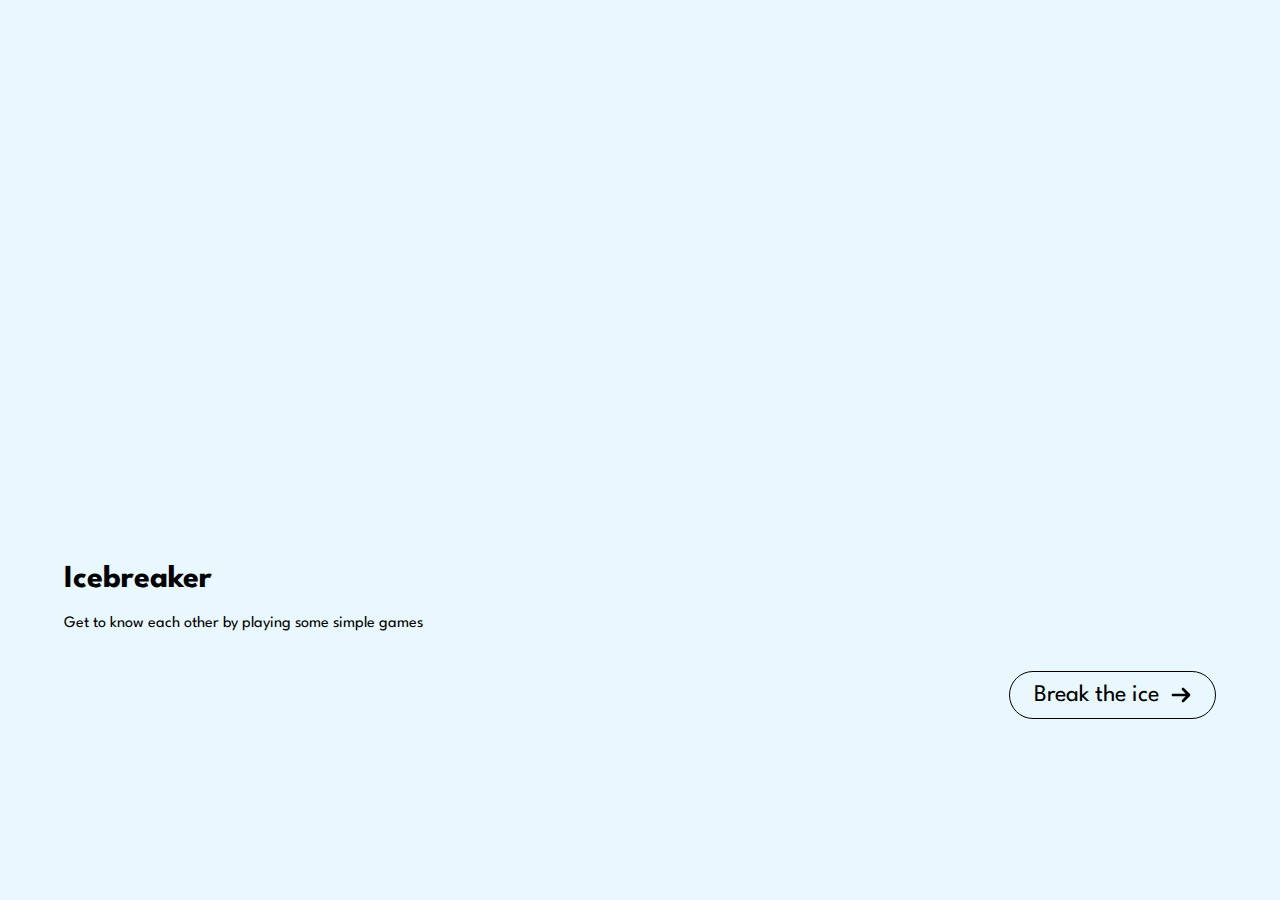
<file: index.html>
<!-- this is gonna be the landing page which is often called index.html just a basic name its given -->


<!DOCTYPE html>
<html lang="en">
<head>
  <meta charset="UTF-8">
  <meta name="viewport" content="width=device-width, initial-scale=1.0">
  <meta http-equiv="X-UA-Compatible" content="ie=edge">
  <link rel="stylesheet" href="styles/styles.css">
  <link rel="stylesheet" href="styles/homescreen.css">
  <link rel="shortcut icon" type="image/png" href="images/Icecubeplaceholder.png"/>
  <link rel="stylesheet" href="styles/model.css">
  <link rel="preconnect" href="https://fonts.googleapis.com">
  <link rel="preconnect" href="https://fonts.gstatic.com" crossorigin>
  <link href="https://fonts.googleapis.com/css2?family=League+Spartan:wght@100..900&display=swap" rel="stylesheet">
  <style>
    body {
      font-family: "League Spartan", sans-serif;
    }
  </style>
  <title>Icebreaker</title>
  

</head>
<body>
  <div class="wrapper"> 
    <!--<img src="images/Icecubeplaceholder.png" alt="image of and icecube" class="icecubeimg">-->
    <main>
      <div id="container3D"></div>
    </main>
    <div class="bottomsection">
    <div class="textgroup">
    
    <h1>Icebreaker</h1>
    <p>Get to know each other by playing some simple games</p>
    </div>
    <a href="gameselector.html" class="primarybutton"> Break the ice <img src="images/arrow.svg" alt="arrow"></a>
  </div>
  </div>
  <script type="module" src="script/main.js"></script>
</body>
</html>
</file>
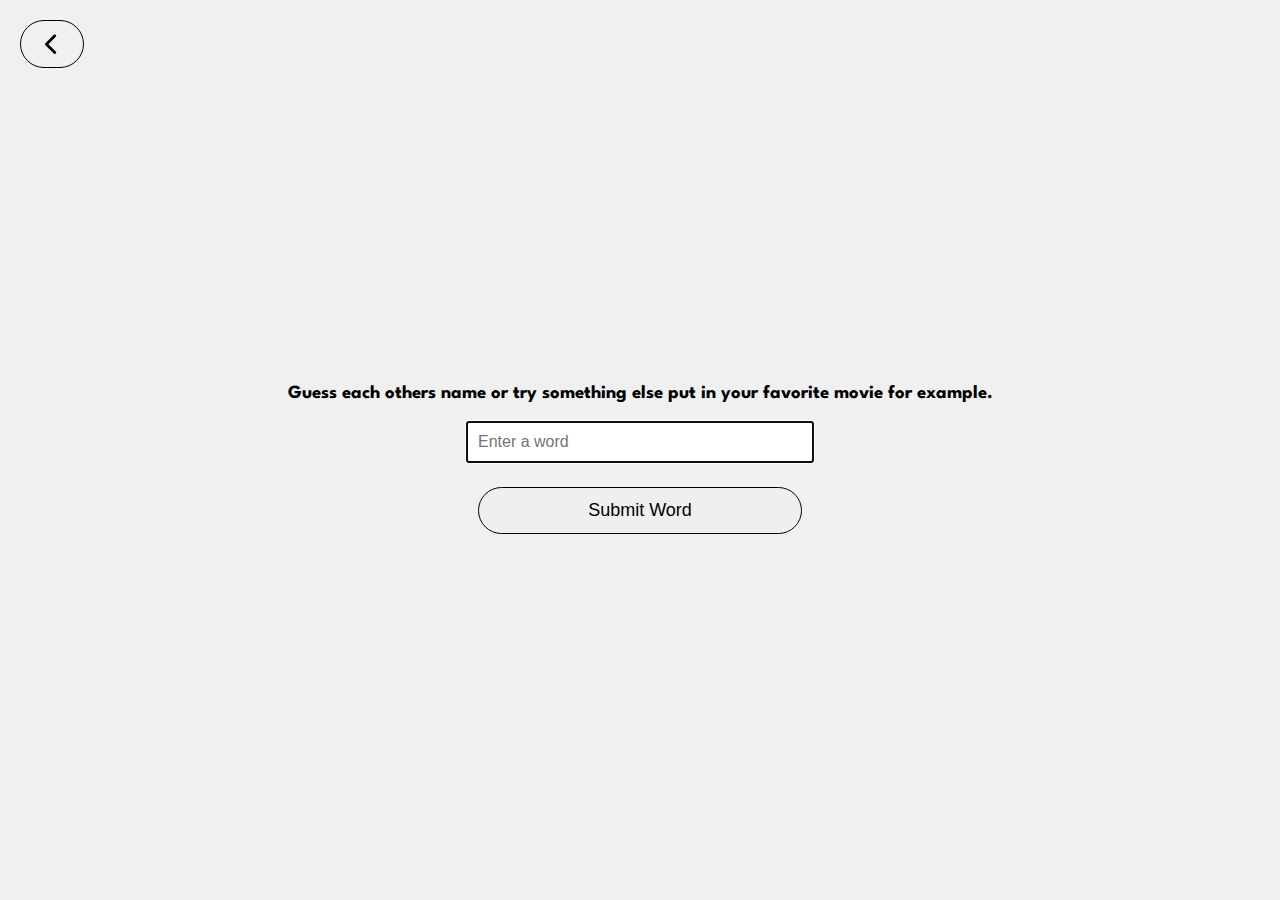
<file: game1.html>
<!DOCTYPE html>
<html lang="en">
<head>
    <meta charset="UTF-8">
    <meta name="viewport" content="width=device-width, initial-scale=1.0">
    <title>Icebreaker</title>
    <link rel="shortcut icon" type="image/png" href="images/hangman.png"/>
    <link rel="stylesheet" href="styles/hangman.css">
    <link rel="stylesheet" href="styles/styles.css">
    <link href="https://fonts.googleapis.com/css2?family=League+Spartan:wght@100..900&display=swap" rel="stylesheet">
  <style>
    body {
      font-family: "League Spartan", sans-serif;
    }
  </style>
</head>
<body>

  <div class="backbuttoncontainer">
    <a href="gameselector.html" class="backbutton"><img src="images/chevronleft.svg" alt=""></a>
    </div>
    <div id="wordSubmissionSection">
        <h3>Guess each others name or try something else put in your favorite movie for example. </h3>
        <input type="text" id="wordToGuess" placeholder="Enter a word" autofocus>
        <button onclick="submitWord()">Submit Word</button>
    </div>
    <div id="gameSection" style="display:none;">
        <div id="hangmanImage"><img src="images/hangman0.svg" alt="Hangman Progress" id="hangmanProgressImg" class="animate-svg" ></div>
        <div id="wordDisplay"></div>
        <input type="text" id="letterInput" placeholder="Enter a letter" maxlength="1">
        <button onclick="submitLetter()">Submit Letter</button>
        <div id="lettersGuessed"></div>
        <div id="gameStatus"></div>
       
        <button id="restartButton" onclick="resetGame()" style="display:none;">Restart Game</button>
    
    
    </div>
    <script src="script/hangman.js"></script>
</body>
</html>
</file>
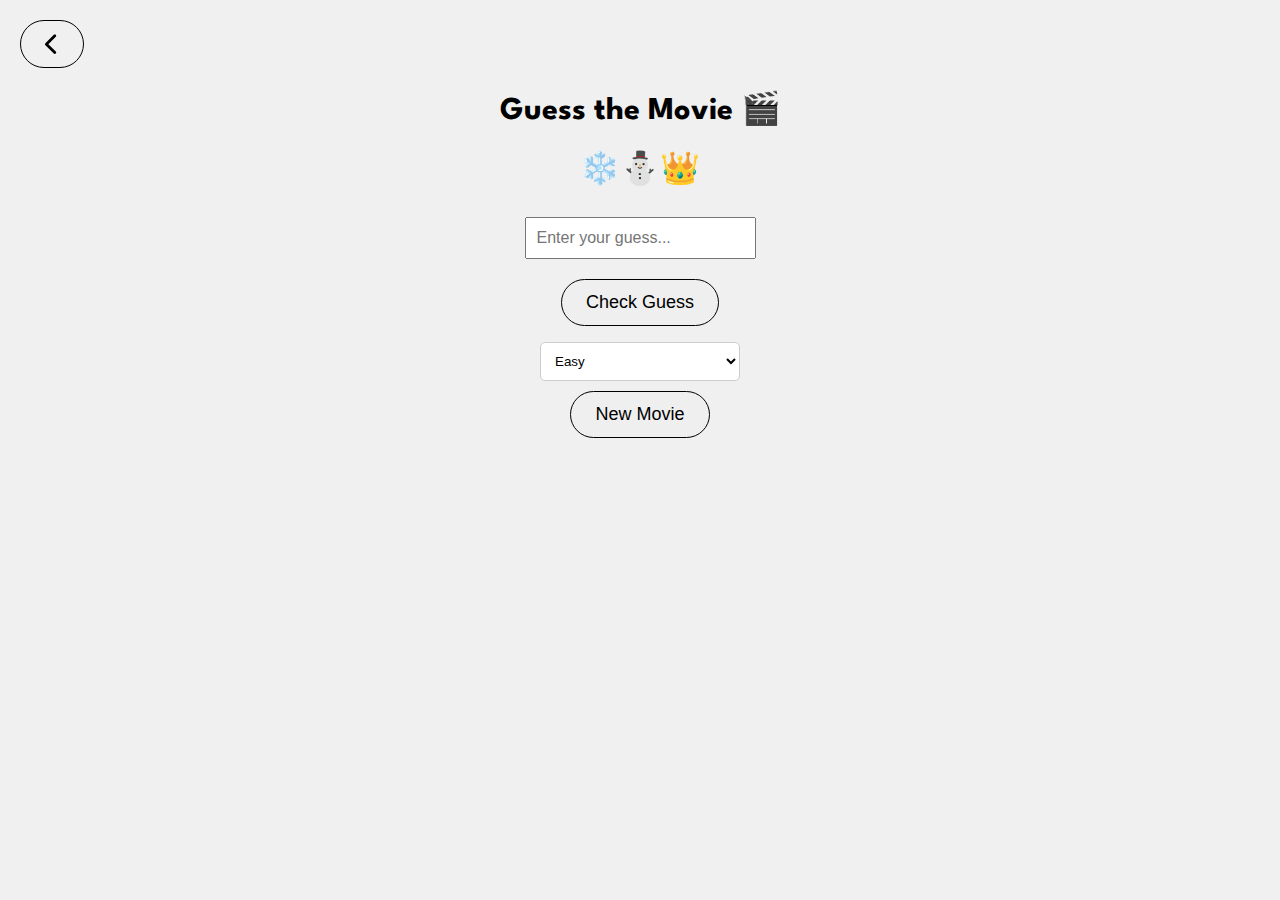
<file: game2.html>
<html lang="en">
<head>
  <meta charset="UTF-8">
  <meta name="viewport" content="width=device-width, initial-scale=1.0">
  <title>Icebreaker</title>
  <link rel="shortcut icon" type="image/png" href="images/charades.png"/>
  <link rel="stylesheet" href="styles/styles.css">
  <link rel="stylesheet" href="styles/charades.css">
  <link href="https://fonts.googleapis.com/css2?family=League+Spartan:wght@100..900&display=swap" rel="stylesheet">
  <style>
    body {
      font-family: "League Spartan", sans-serif;
    }
  </style>
</head>
<body>
  <div class="backbuttoncontainer">
    <a href="gameselector.html" class="backbutton"><img src="images/chevronleft.svg" alt=""></a>
    </div>
  <div class="container">
    <h1>Guess the Movie 🎬</h1>
    <div class="emoji-display" id="emojiDisplay"></div>
    <input type="text" id="guessInput" placeholder="Enter your guess...">
    <button onclick="checkGuess()">Check Guess</button>
    <p id="result"></p>
    <div>
      <select id="levelSelect">
        <option value="Easy" class="easy">Easy</option>
        <option value="Moderate" class="moderate">Moderate</option>
        <option value="Hard" class="hard">Hard</option>
      </select>
      <button id="newMovieButton" onclick="newMovie()">New Movie</button>
    </div>
  </div>
  <script src="script/charades.js"></script>
</body>
</html>
</file>
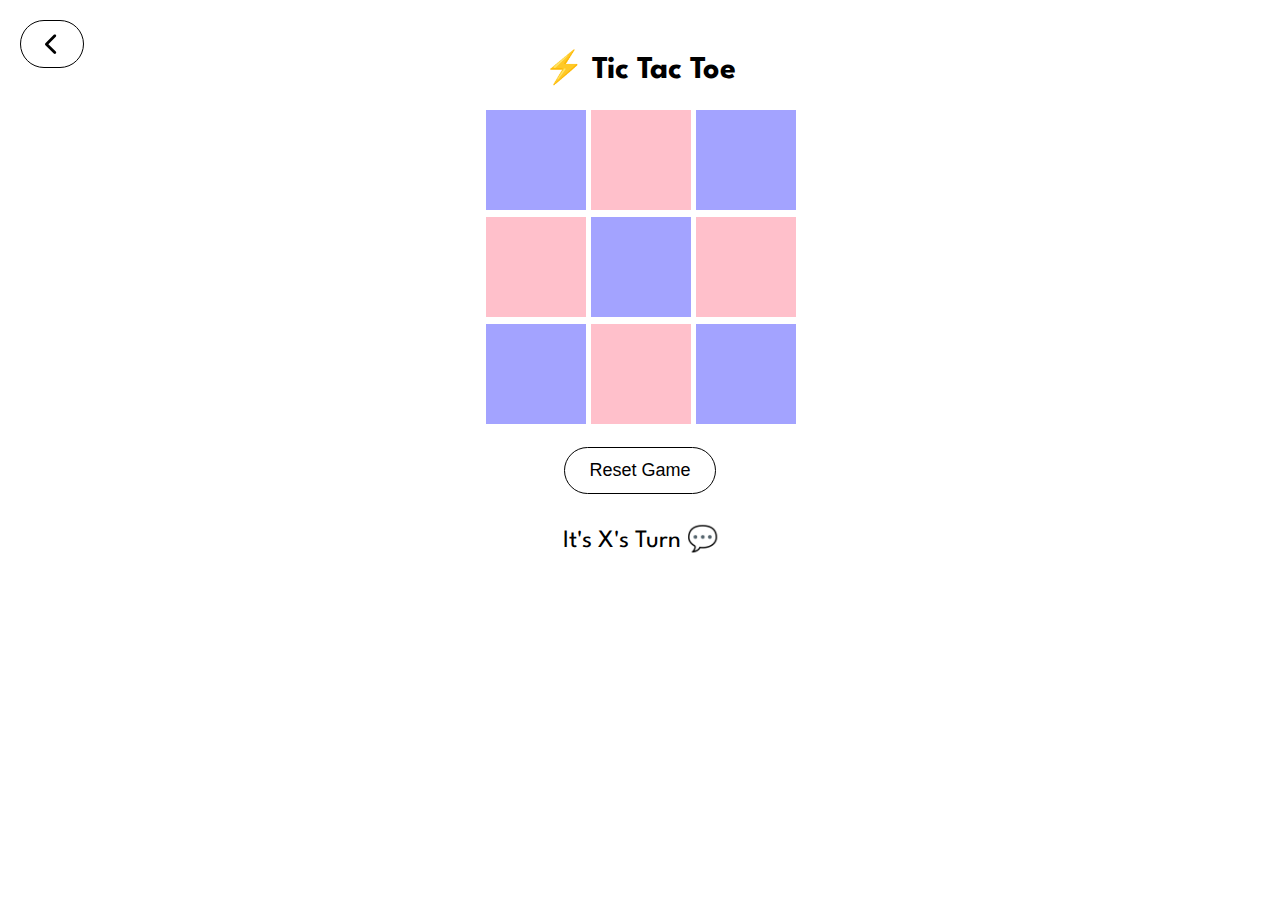
<file: game3.html>
<!DOCTYPE html>
<html lang="en">
<head>
    <meta charset="UTF-8">
    <meta name="viewport" content="width=device-width, initial-scale=1.0">
    <title>Icebreaker</title>
    <link rel="shortcut icon" type="image/png" href="images/tictactoe.png"/>
    <link rel="stylesheet" href="styles/styles.css">
    <link rel="stylesheet" href="styles/tictactoe.css">
    <link href="https://fonts.googleapis.com/css2?family=League+Spartan:wght@100..900&display=swap" rel="stylesheet">
    <style>
      body {
        font-family: "League Spartan", sans-serif;
      }
    </style>
</head>
<body>
    <div class="backbuttoncontainer">
        <a href="gameselector.html" class="backbutton"><img src="images/chevronleft.svg" alt=""></a>
        </div>
    <div class="container">
        <h1>⚡ Tic Tac Toe</h1>
        <div id="board" class="board">
            <div class="cell" onclick="makeMove(0)"></div>
            <div class="cell" onclick="makeMove(1)"></div>
            <div class="cell" onclick="makeMove(2)"></div>
            <div class="cell" onclick="makeMove(3)"></div>
            <div class="cell" onclick="makeMove(4)"></div>
            <div class="cell" onclick="makeMove(5)"></div>
            <div class="cell" onclick="makeMove(6)"></div>
            <div class="cell" onclick="makeMove(7)"></div>
            <div class="cell" onclick="makeMove(8)"></div>
        </div>
        <button onclick="resetGame()">Reset Game</button>
        <div class="spacer"></div> <!-- First empty div for spacing -->
        <div id="turnText" class="turn-text">It's X's Turn 💬</div> <!-- Turn text -->
        <div class="spacer"></div> <!-- Second empty div for spacing -->
    </div>
    <div id="popup" class="popup">
        <div class="popup-content">
            <!-- Popup content goes here -->
        </div>
    </div>
    <audio id="winSound">
        <source src="soundes/win_sound.mp3" type="audio/mpeg">
    </audio>    
    <script src="script/tictactoe.js"></script>
   
    <audio id="xMoveSound">
        <source src="soundes/x_move_sound.mp3" type="audio/mpeg">
    </audio>
    <audio id="oMoveSound">
        <source src="soundes/o_move_sound.mp3" type="audio/mpeg">
    </audio>

</body>
</html>
</file>
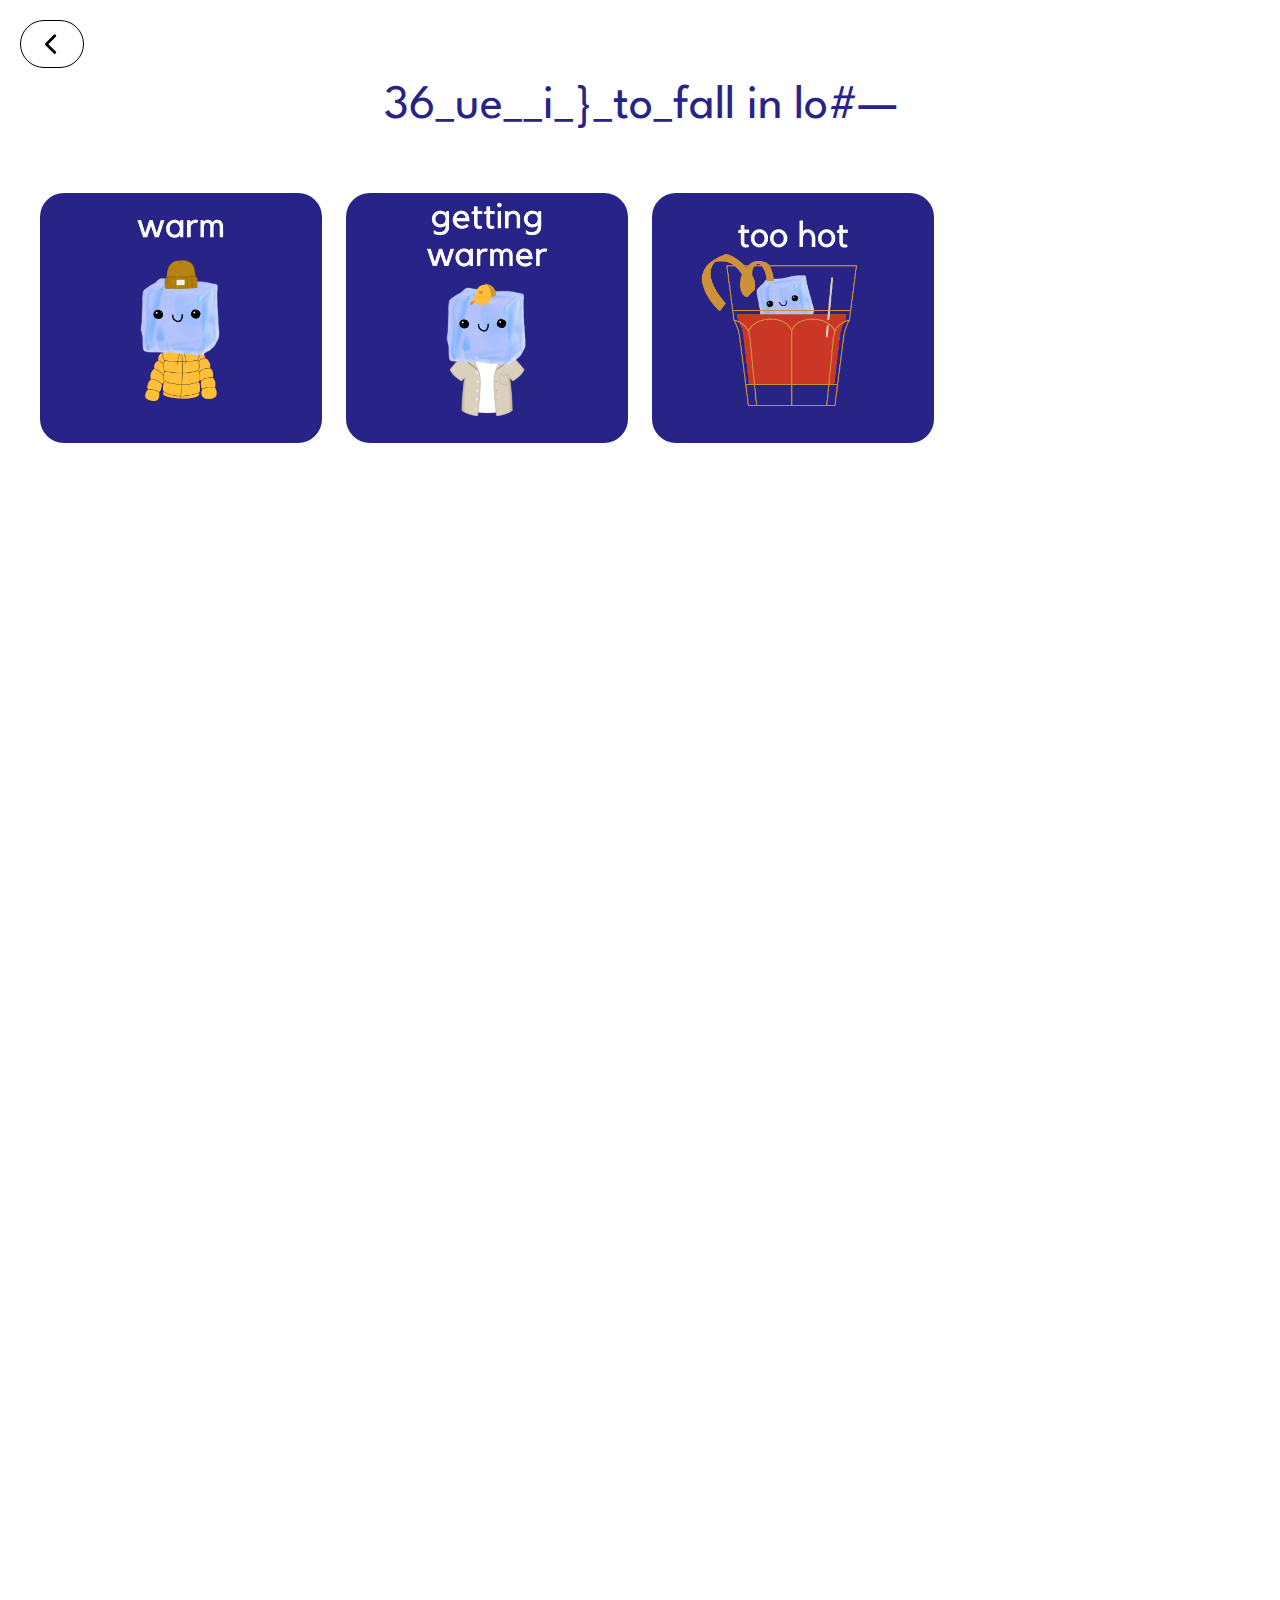
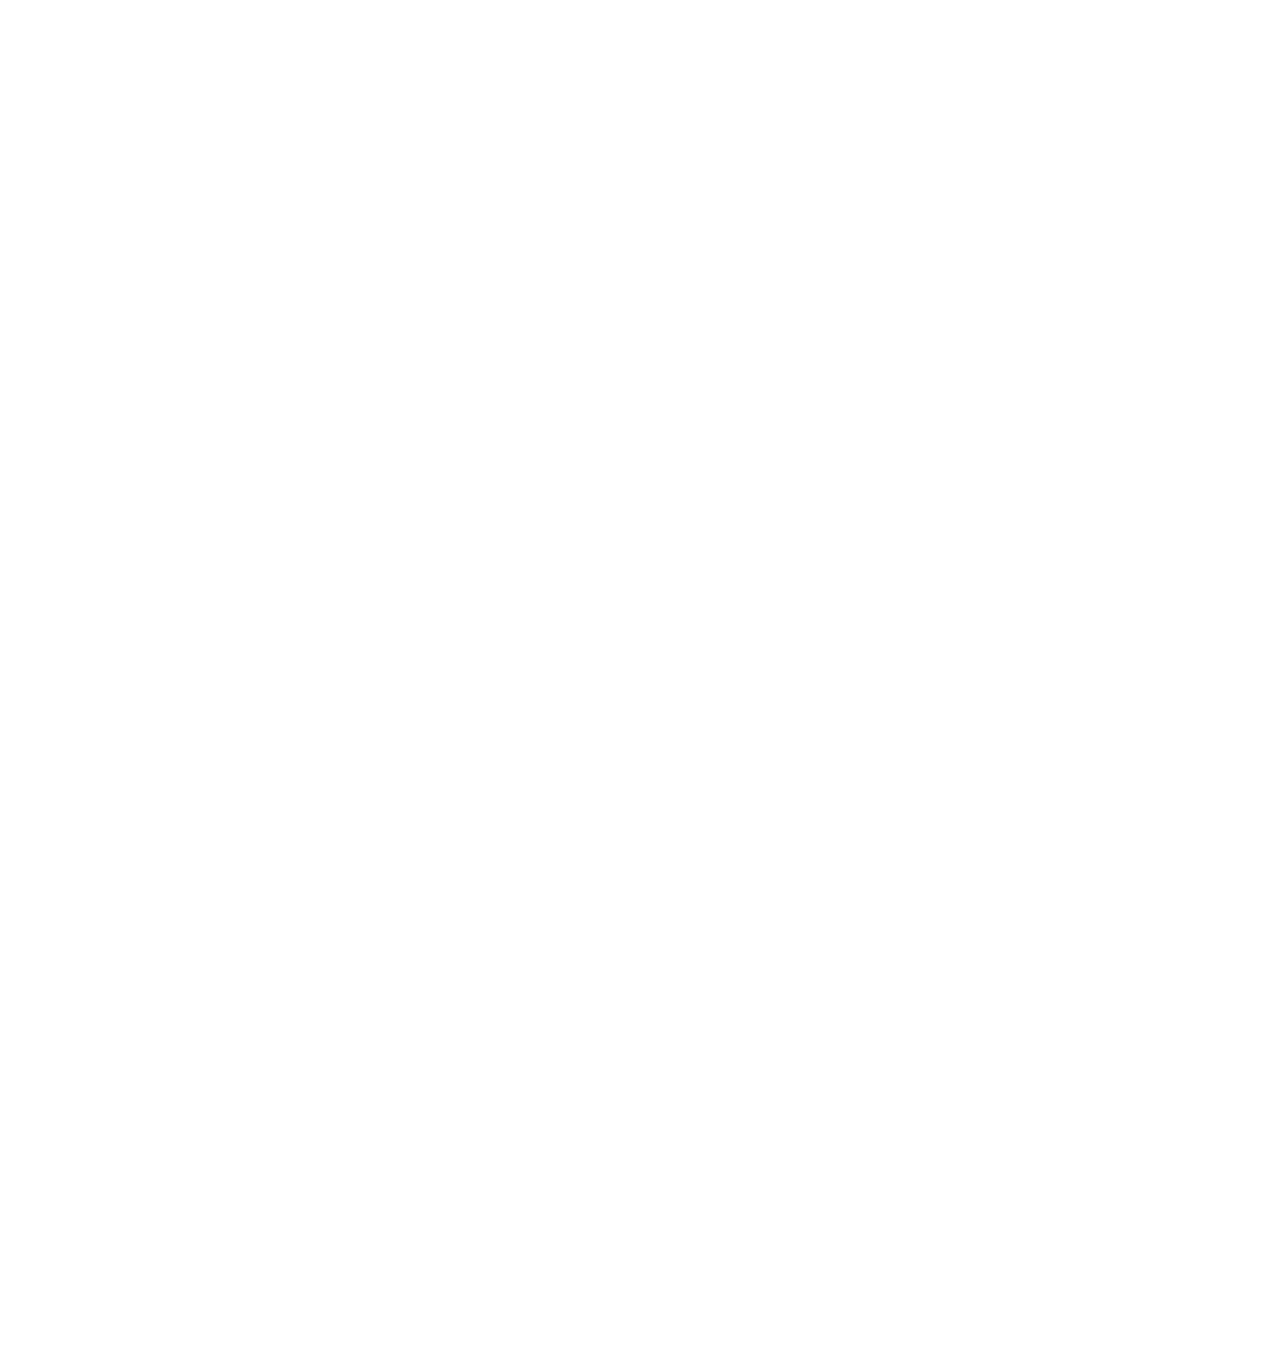
<file: game4.html>
<!DOCTYPE html>
<html lang="en">
<head>
  <meta charset="UTF-8">
  <meta name="viewport" content="width=device-width, initial-scale=1.0">
  <title>Icebreaker</title>
  <link rel="shortcut icon" type="image/png" href="images/conversation.png"/>
  <link href="https://fonts.googleapis.com/css?family=Montserrat:400,700" rel="stylesheet">
  <link rel="stylesheet" href="styles/conversation2.css">
  <link rel="stylesheet" href="styles/styles.css">
  <link href="https://fonts.googleapis.com/css2?family=League+Spartan:wght@100..900&display=swap" rel="stylesheet">
  <style>
    body {
      font-family: "League Spartan", sans-serif;
    }
  </style>
</head>
<body>
  <div class="backbuttoncontainer">
    <a href="gameselector.html" class="backbutton"><img src="images/chevronleft.svg" alt=""></a>
    </div>

  <div class="container">
    <div class="text"></div>
  </div>

  <section class="hero-section">
    <div class="card-grid">
      <a class="card" href="set1.html">
        <div class="card__background" style="background-image: url(../images/1.png)"></div>
        <div class="card__content">
        </div>
      </a>
      <a class="card" href="set2.html">
        <div class="card__background" style="background-image: url(../images/2.png)"></div>
        <div class="card__content">
        </div>
      </a>
      <a class="card" href="set3.html">
        <div class="card__background" style="background-image: url(../images/3.png)"></div>
        <div class="card__content">
        </div>
      </li>
    
    <div>
  </section>
   <script type="module" src="script/firstpage.js"></script>
</body>
</html>
</file>
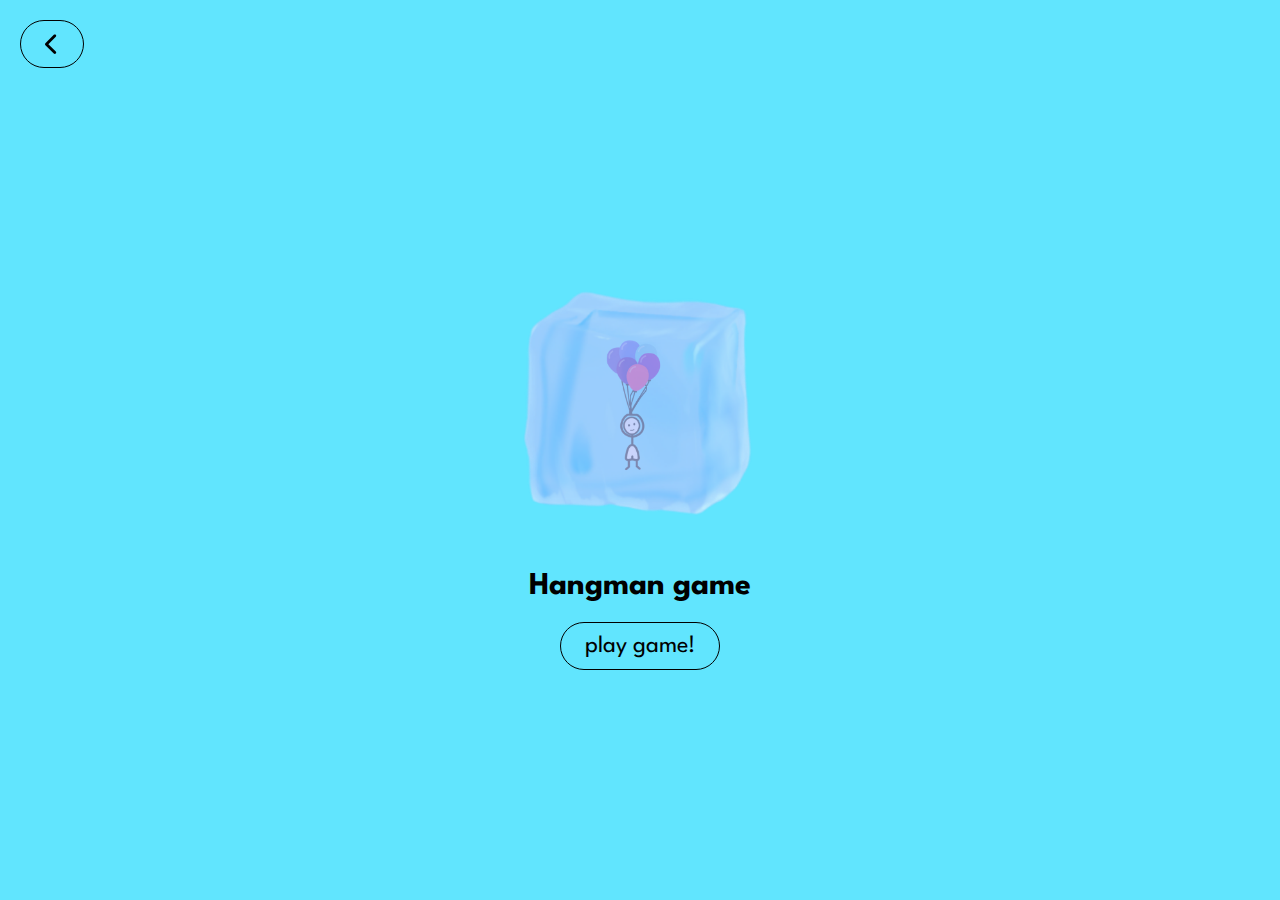
<file: gameselector.html>
<!-- here we gonna put the different games how we gonna show this is still up in the air -->

<!DOCTYPE html>
<html lang="en">
<head>
  <meta charset="UTF-8">
  <meta name="viewport" content="width=device-width, initial-scale=1.0">
  <meta http-equiv="X-UA-Compatible" content="ie=edge">
  <link rel="shortcut icon" type="image/png" href="images/Icecubeplaceholder.png"/>
  <link rel="stylesheet" href="styles/styles.css">
  <link rel="stylesheet" href="styles/gameselector.css">
  <link href="https://fonts.googleapis.com/css2?family=League+Spartan:wght@100..900&display=swap" rel="stylesheet">
  <style>
    body {
      font-family: "League Spartan", sans-serif;
    }
  </style>
  <title>Icebreaker</title>
</head>
<body>
  <div class="backbuttoncontainer">
  <a href="index.html" class="backbutton"><img src="images/chevronleft.svg" alt=""></a>
  </div>
  <ul class="gallery">
  <li class="game1">
    <div>
    <img src="images/hangman.png" alt="">
    <section>
    <h1>Hangman game</h1>
    <a href="game1.html" class="primarybutton">play game!</a>
    </section>
    </div>
  </li>
  <li class="game2">
    <div>
    <img src="images/charades.png" alt="">
    <section>
    <h1>Movie charades</h1> 
    <a href="game2.html" class="primarybutton">play game!</a>
    </section>
    </div>
  </li>
  <li class="game3">
    <div>
    <img src="images/tictactoe.png" alt="">
    <section>
    <h1>TIC TAC TOE</h1>
    <a href="game3.html" class="primarybutton">play game!</a>
    </section>
    </div>
  </li>

  <li class="game4">
    <div>
    
    <img src="images/conversation.png" alt="">
    <section>
    <h1>Conversationcards</h1>
    <a href="game4.html" class="primarybutton">play game!</a>
  </section>
    </div>
  </li>
 <!-- <li class="game5">
    <div>
    <h1>Hangman game</h1>
    <img src="images/Icecubeplaceholder.png" alt="">
    <a href="game1.html" class="primarybutton">play game!</a>
    </div>
  </li> -->
</ul>

  <script src="script/gameselector.js"></script>

</body>
</html>
</file>
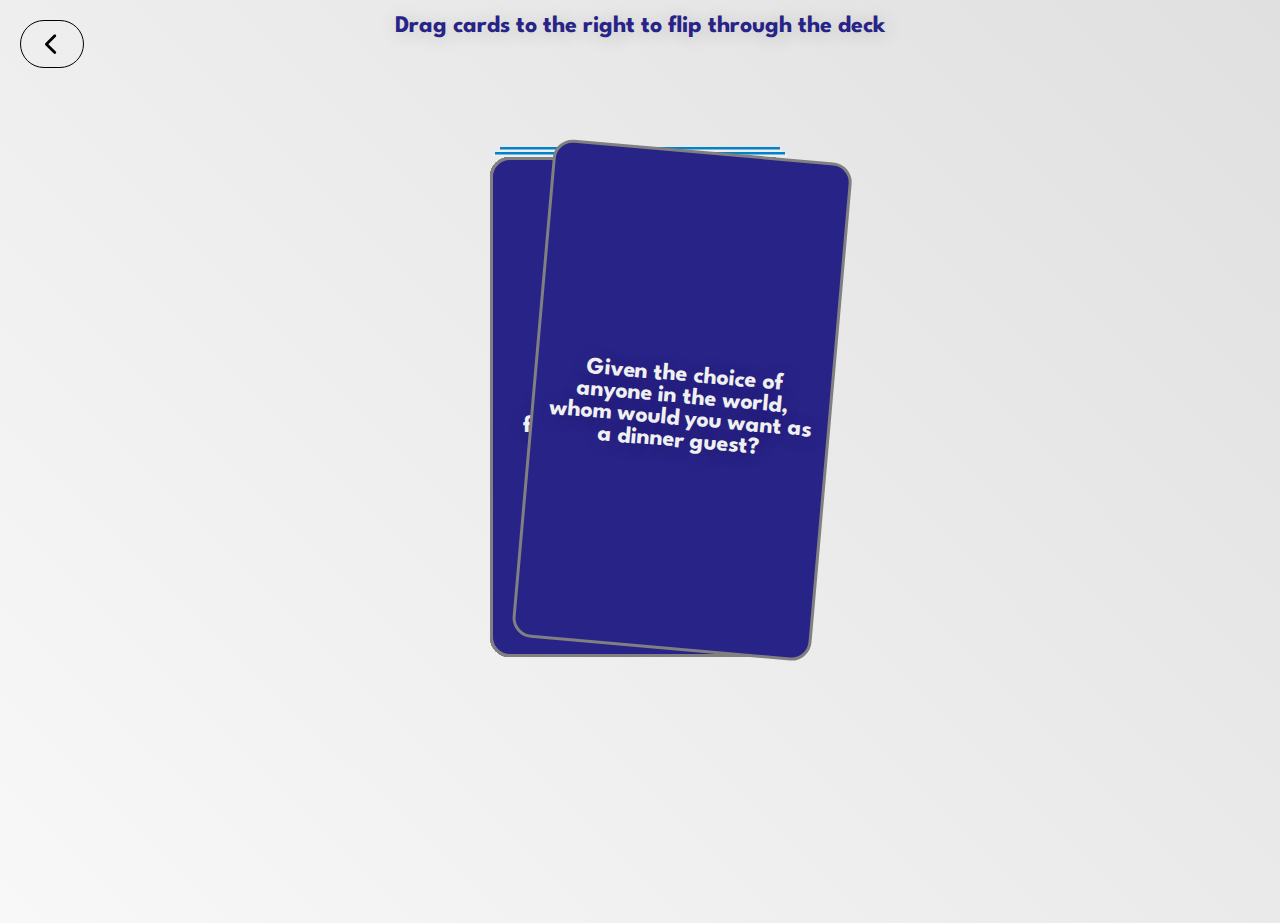
<file: set1.html>
<!DOCTYPE html>
<html lang="en">
<head>
    <meta charset="UTF-8">
    <meta name="viewport" content="width=device-width, initial-scale=1.0">
    <link rel="shortcut icon" type="image/png" href="images/conversation.png"/>
    <link href="https://fonts.googleapis.com/css?family=Montserrat:400,700" rel="stylesheet">
    <link rel="stylesheet" href="styles/conversation.css">
    <link rel="stylesheet" href="styles/styles.css">
    <link href="https://fonts.googleapis.com/css2?family=League+Spartan:wght@100..900&display=swap" rel="stylesheet">
  <style>
    body {
      font-family: "League Spartan", sans-serif;
    }
  </style>
    <title>Icebreaker</title>
</head>
<body>
  <div class="backbuttoncontainer">
    <a href="game4.html" class="backbutton"><img src="images/chevronleft.svg" alt=""></a>
    </div>
  <h1 class="topheader">Drag cards to the right to flip through the deck</h1>
  <div class="swipable-area">  
    <div class="stack">
      <div class="card" data-zindex="11">
        <h1>Given the choice of anyone in the world, whom would you want as a dinner guest?</h1>
      </div>
      <div class="card" data-zindex="10">
        <h1>Would you like to be famous? In what way?</h1>
      </div>
      <div class="card" data-zindex="9">
        <h1>Before making a telephone call, do you ever rehearse what you are going to say? Why?
        </h1>
      </div>
      <div class="card" data-zindex="8">
        <h1>What would constitute a "perfect" day for you?
        </h1>
      </div>
      <div class="card" data-zindex="7">
        <h1>When did you last sing to yourself? To someone else?
        </h1>
      </div>
      <div class="card" data-zindex="6">
        <h1>If you were able to live to the age of 90 and retain either the mind or body of a 30-year-old for the last 60 years of your life, which would you want?
        </h1>
      </div>
      <div class="card" data-zindex="5">
        <h1>Do you have a secret hunch about how you will die?
        </h1>
      </div>
      <div class="card" data-zindex="4">
        <h1>Name three things you and your partner appear to have in common.
        </h1>
      </div>
      <div class="card" data-zindex="3">
        <h1>For what in your life do you feel most grateful?
        </h1>
      </div>
      <div class="card" data-zindex="2">
        <h1>If you could change anything about the way you were raised, what would it be?
        </h1>
      </div>
      <div class="card" data-zindex="1">
        <h1>Take four minutes and tell your partner your life story in as much detail as possible.
          </h1>
      </div>
      <div class="card" data-zindex="0">
        <h1>If you could wake up tomorrow having gained any one quality or ability, what would it be?
        </h1>
      </div>
    </div>
  </div>
  <div class="debug">
  <hr>
  <p>debugging for mobile</p>
  
  <p class="walk"></p>
  </div>
  <script type="module" src="script/conversation.js"></script>
</body>
</html>
</file>
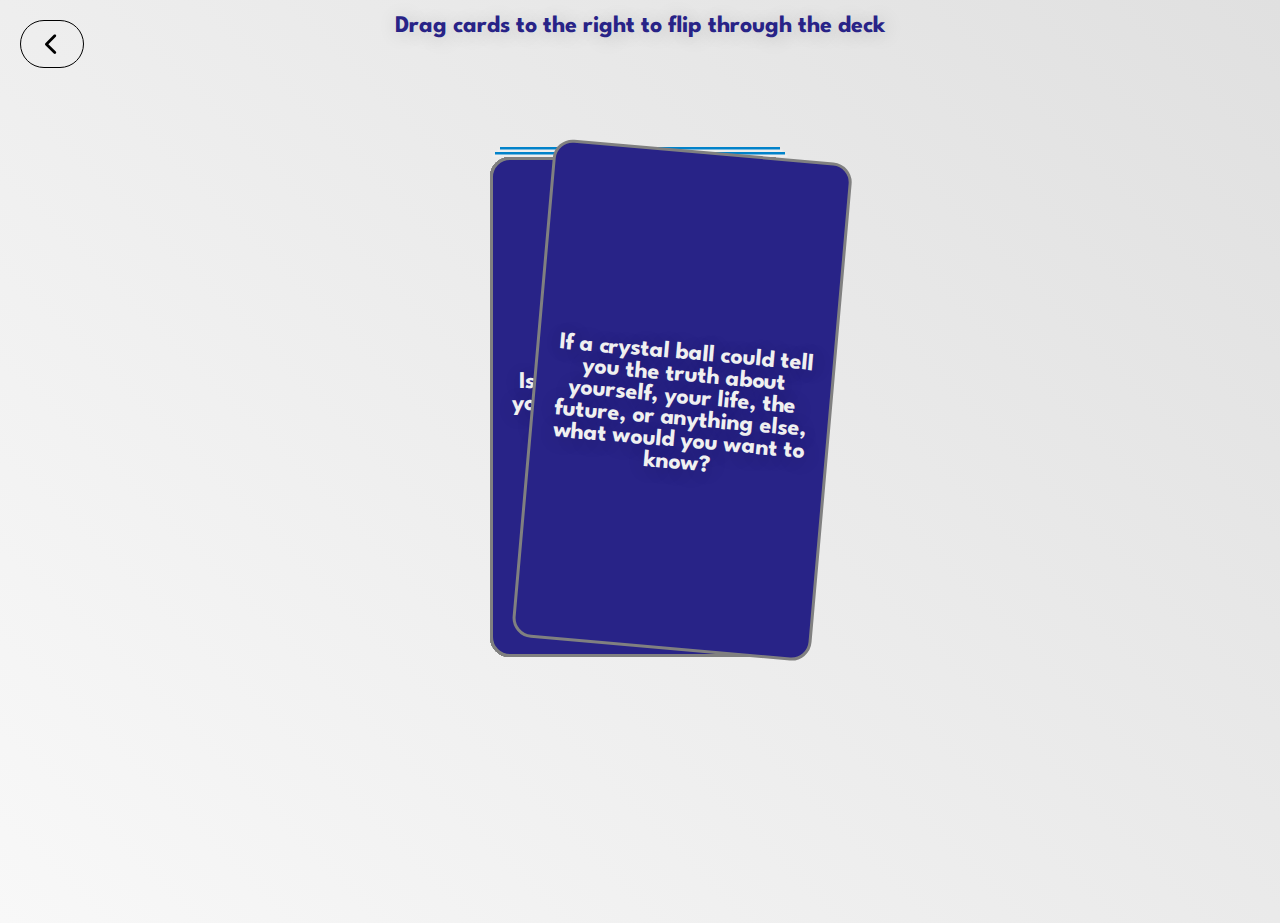
<file: set2.html>
<!DOCTYPE html>
<html lang="en">
<head>
    <meta charset="UTF-8">
    <meta name="viewport" content="width=device-width, initial-scale=1.0">
    <link href="https://fonts.googleapis.com/css?family=Montserrat:400,700" rel="stylesheet">
    <link rel="stylesheet" href="styles/conversation.css">
    <link rel="shortcut icon" type="image/png" href="images/conversation.png"/>

    <link rel="stylesheet" href="styles/styles.css">
    <link href="https://fonts.googleapis.com/css2?family=League+Spartan:wght@100..900&display=swap" rel="stylesheet">
  <style>
    body {
      font-family: "League Spartan", sans-serif;
    }
  </style>
    <title>Icebreaker</title>
</head>
<body>
  <div class="backbuttoncontainer">
    <a href="game4.html" class="backbutton"><img src="images/chevronleft.svg" alt=""></a>
    </div>
  <h1 class="topheader">Drag cards to the right to flip through the deck</h1>
  <div class="swipable-area">  
    <div class="stack">
      <div class="card" data-zindex="11">
        <h1>If a crystal ball could tell you the truth about yourself, your life, the future, or anything else, what would you want to know?</h1>
      </div>
      <div class="card" data-zindex="10">
        <h1>Is there something that you've dreamed of doing for a long time? Why haven't you done it?
        </h1>
      </div>
      <div class="card" data-zindex="9">
        <h1>What is the greatest accomplishment of your life?
        </h1>
      </div>
      <div class="card" data-zindex="8">
        <h1>What do you value most in a friendship?
        </h1>
      </div>
      <div class="card" data-zindex="7">
        <h1>What is your most treasured memory?
        </h1>
      </div>
      <div class="card" data-zindex="6">
        <h1>What is your most terrible memory?
        </h1>
      </div>
      <div class="card" data-zindex="5">
        <h1>If you knew that in one year you would die suddenly, would you change anything about the way you are now living? Why?
        </h1>
      </div>
      <div class="card" data-zindex="4">
        <h1>What does friendship mean to you?
        </h1>
      </div>
      <div class="card" data-zindex="3">
        <h1>What roles do love and affection play in your life?
        </h1>
      </div>
      <div class="card" data-zindex="2">
        <h1>Alternate sharing something you consider a positive characteristic of your partner. Share a total of five items.
        </h1>
      </div>
      <div class="card" data-zindex="1">
        <h1>How close and warm is your family? Do you feel your childhood was happier than most other people's?
          </h1>
      </div>
      <div class="card" data-zindex="0">
        <h1>How do you feel about your relationship with your mother?
        </h1>
      </div>
    </div>
  </div>
  <div class="debug">
  <hr>
  <p>debugging for mobile</p>
  
  <p class="walk"></p>
  </div>
  <script type="module" src="script/conversation.js"></script>
</body>
</html>
</file>
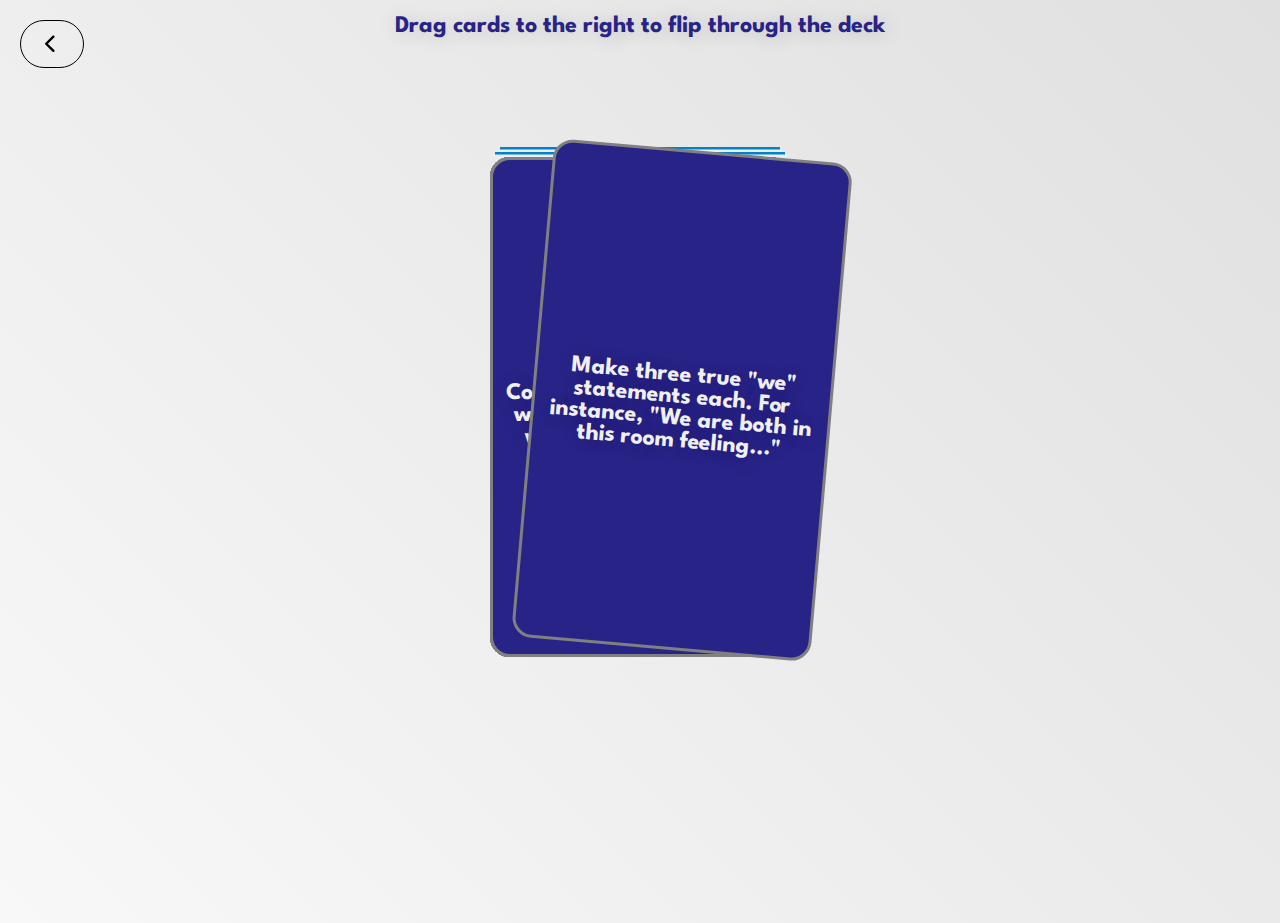
<file: set3.html>
<!DOCTYPE html>
<html lang="en">
<head>
    <meta charset="UTF-8">
    <meta name="viewport" content="width=device-width, initial-scale=1.0">
    <link href="https://fonts.googleapis.com/css?family=Montserrat:400,700" rel="stylesheet">
    <link rel="stylesheet" href="styles/conversation.css">
    <link rel="shortcut icon" type="image/png" href="images/conversation.png"/>

    <link rel="stylesheet" href="styles/styles.css">
    <link href="https://fonts.googleapis.com/css2?family=League+Spartan:wght@100..900&display=swap" rel="stylesheet">
  <style>
    body {
      font-family: "League Spartan", sans-serif;
    }
  </style>
    <title>Icebreaker</title>
</head>
<body>
  <div class="backbuttoncontainer">
    <a href="game4.html" class="backbutton"><img src="images/chevronleft.svg" alt="" width="12"
      height="24.4"></a>
    </div>
  <h1 class="topheader">Drag cards to the right to flip through the deck</h1>
  <div class="swipable-area">  
    <div class="stack">
      <div class="card" data-zindex="11">
        <h1>Make three true "we" statements each. For instance, "We are both in this room feeling..."
        </h1>
      </div>
      <div class="card" data-zindex="10">
        <h1>Complete this sentence: "I wish I had someone with whom I could share..."
        </h1>
      </div>
      <div class="card" data-zindex="9">
        <h1>If you were going to become a close friend with your partner, please share what would be important for him or her to know.
        </h1>
      </div>
      <div class="card" data-zindex="8">
        <h1>Tell your partner what you like about them; be very honest this time, saying things that you might not say to someone you've just met.
        </h1>
      </div>
      <div class="card" data-zindex="7">
        <h1>Share with your partner an embarrassing moment in your life.
        </h1>
      </div>
      <div class="card" data-zindex="6">
        <h1>When did you last cry in front of another person? By yourself?
        </h1>
      </div>
      <div class="card" data-zindex="5">
        <h1>Tell your partner something that you like about them already.
</h1>
      </div>
      <div class="card" data-zindex="4">
        <h1>What, if anything, is too serious to be joked about?
        </h1>
      </div>
      <div class="card" data-zindex="3">
        <h1>If you were to die this evening with no opportunity to communicate with anyone, what would you most regret not having told someone? Why haven't you told them yet?
        </h1>
      </div>
      <div class="card" data-zindex="2">
        <h1>Your house, containing everything you own, catches fire. After saving your loved ones and pets, you have time to safely make a final dash to save any one item. What would it be? Why?
        </h1>
      </div>
      <div class="card" data-zindex="1">
        <h1>Of all the people in your family, whose death would you find most disturbing? Why?
          </h1>
      </div>
      <div class="card" data-zindex="0">
        <h1>Share a personal problem and ask your partner's advice on how he or she might handle it. Also, ask your partner to reflect to you how you seem to be feeling about the problem you have chosen.
        </h1>
      </div>
    </div>
  </div>
  <div class="debug">
  <hr>
  <p>debugging for mobile</p>
  
  <p class="walk"></p>
  </div>
  <script type="module" src="script/conversation.js"></script>
</body>
</html>
</file>
<file: styles/styles.css>
/* This is gonna be the general css so fonts etc think about it this way in a word document you want all your
heading 1s to look the same way we can use one line here to set the right size in every page */
body {
  font-family: "League Spartan", sans-serif;
}

.backbutton {
    width: 14px;
    height: 22.4px;
    display: flex;
    align-items: center;
   
  }

  .backbuttoncontainer {
    padding: 12px 24px;
    border-radius: 50px;
    border: 1px solid black;
    position: absolute;
    margin-left: 20px;  
    margin-top: 20px;
    top: 0;
    left: 0;
    z-index: 100;
  }

  .primarybutton {
    background-color: none;
    color: black;
    border-radius: 50px;
    padding: 12px 24px;
    text-align: center;
    text-decoration: none;
    font-size: 24px;
    border: 1px solid black;
    display: flex;
    margin-left: auto;
   
    
    img {
      padding-left: 12px;
    }
  }
</file>
<file: styles/homescreen.css>
body {
  background-color: #E9F7FF;
  margin: 0;
  height: 100%;
}


.wrapper {
  display: flex;
  flex-direction: column;
  justify-content: space-around;
  align-items: center;
  margin: auto;
  height: 100vh;
  width: 100%;

  






 

}

.bottomsection {
  display: flex;
  flex-direction: column;
  width: 90%;

}

.textgroup {
  margin-bottom: 24px;
}
</file>
<file: styles/model.css>
#container3D canvas {
    width: 100vw !important;
    height: 100vh !important;
    position: absolute;
    top: -100px;
    left: 0;
    z-index: -1;
  }
</file>
<file: styles/hangman.css>
body {
    background-color: #f0f0f0;
    color: black;
    margin: 0;
    padding: 20px;
    display: flex;
    flex-direction: column;
    align-items: center;
    justify-content: center;
    min-height: 100vh;
    box-sizing: border-box;
}

input[type="text"] {
    padding: 10px;
    font-size: 16px;
    width: calc(100% - 120px); 
    width: 324px; 
}

button {
    background-color: none;
    color: black;
    border-radius: 50px;
    padding: 12px 24px;
    text-align: center;
    text-decoration: none;
    font-size: 18px;
    border: 1px solid black;
    display: flex;
    margin-left: auto;
    margin-right: auto;
    justify-content: center;
    transition: background-color 0.3s;
    width: 324px;
    margin-top: 24px;   
}

button:hover {
    background-color: black;
    color: white;
}

#wordDisplay {
    font-size: 24px;
    margin: 20px 0;
    letter-spacing: 2px;
}

#lettersGuessed, #gameStatus {
    margin-top: 20px;
    text-align: center;
}

#hangmanImage img {
    max-width: 60%;
    height: auto;
    margin-left: auto;
    display: flex;
    margin-right: auto;;
}

@media (max-width: 600px) {
    input[type="text"], button {
        width: 100%;
        margin: 10px 0; 
    }
    #letterInput {
        width: calc(100% - 20px); 
    }
}

#restartButton {
    margin-top: 20px;
}

#gameSection, #restartButton {
    display: none; 
}

#wordSubmissionSection {
    display: flex;
    flex-direction: column;
    justify-content: center;
    align-items:center;

    h3 {
        text-align: center; 
    }
}

.animate-svg {
    transition: transform ease-in-out; 
}
</file>
<file: styles/charades.css>
body {
    background-color: #f0f0f0;
  }
  
  select {
    width: 200px;
    padding: 10px;
    border: 1px solid #ccc;
    border-radius: 5px;
    
    background-color: white;
  }
  
  
  select:hover {
    border-color: #888;
  }

  .container {
    max-width: 600px;
    margin: 0 auto;
    text-align: center;
    padding: 20px;
    margin-top: 48px;
  }
  
  .emoji-display {
    font-size: 2em;
    margin-bottom: 20px;
  }
  
  input[type="text"], button {
    padding: 10px;
    margin: 10px;
    font-size: 1em;
  }
  
  button {
    background-color: none;
    color: black;
    border-radius: 50px;
    padding: 12px 24px;
    text-align: center;
    text-decoration: none;
    font-size: 18px;
    border: 1px solid black;
    display: flex;
    margin-left: auto;
    margin-right: auto;
    justify-content: center;
    transition: background-color 0.3s;
}

button:hover {
    background-color: black;
    color: white;
}
</file>
<file: styles/tictactoe.css>
.container {
    text-align: center;
    margin-top: 48px;

}

.board {
    display: grid;
    grid-template-columns: repeat(3, 100px);
    grid-gap: 5px;
    margin: 20px auto;
    border: 2px solid rgb(255, 255, 255);
    width: 310px;
}

.cell {
    width: 100px;
    height: 100px;
    border: 1px solid rgb(255, 255, 255);
    font-size: 36px;
    display: flex;
    justify-content: center;
    align-items: center;
    cursor: pointer;
    background-color: pink; 
}

.cell.X::after {
    color: #676767; 
}

.cell.O::after {
    color: #ececec; 
}

.cell:nth-child(odd) {
    background-color: rgb(163, 163, 255); 
}

button {
    background-color: white;
    color: black;
    border-radius: 50px;
    padding: 12px 24px;
    text-align: center;
    text-decoration: none;
    font-size: 18px;
    border: 1px solid black;
    display: flex;
    margin-left: auto;
    margin-right: auto;
    justify-content: center;
    transition: background-color 0.3s;
}

button:hover {
    background-color: black;
    color: white;
}

h1 {
    
    font-weight: bold; /* Set font weight to bold */
}

@keyframes winAnimation {
    0% { transform: scale(1); }
    50% { transform: scale(1.1); }
    100% { transform: scale(1); }
}

.win {
    animation: winAnimation 0.5s ease-in-out;
}

.spacer {
    height: 30px; 
}

.turn-text {
    font-size: 25px; 
    animation: blink 2s infinite; 
}

@keyframes blink {
    0% { opacity: 1; }
    50% { opacity: 0; }
    100% { opacity: 1; }
}

@media (width <= 900px) {
   body {
    
   

    .container {
        width: 100vw;
        display: flex;
        flex-direction: column;
        justify-content: center;
        align-items: center;

        button {
            margin-top: 12px;
        }
    }
    
    .board {
        margin: 0;  
    }
   } 
}
</file>
<file: styles/conversation2.css>
:root{
  --background-dark: #2d3548;
  --text-light: rgba(255,255,255,0.6);
  --text-lighter: rgba(255,255,255,0.9);
  --spacing-s: 8px;
  --spacing-m: 16px;
  --spacing-l: 24px;
  --spacing-xl: 32px;
  --spacing-xxl: 64px;
  --width-container: 1200px;
}

*{
  border: 0;
  margin: 0;
  padding: 0;
  box-sizing: border-box;
}

html{
  height: 100%;
  font-size: 48px;
  @font-face {
    font-family: "Kollekif";
    src: url("../html/kollektif.ttf") format("woff2"),
  }
  color: #282387;
}

body{
  height: 100%;
}

.hero-section{
  align-items: flex-start;
  background-image: #fff;
  display: flex;
  min-height: 100%;
  justify-content: center;
  padding: var(--spacing-xxl) var(--spacing-l);
}

.card-grid{
  display: grid;
  grid-template-columns: repeat(1, 1fr);
  grid-column-gap: var(--spacing-l);
  grid-row-gap: var(--spacing-l);
  max-width: var(--width-container);
  width: 100%;
}

@media(min-width: 540px){
  .card-grid{
    grid-template-columns: repeat(2, 1fr); 
  }
}

@media(min-width: 960px){
  .card-grid{
    grid-template-columns: repeat(4, 1fr); 
  }
}

.card{
  list-style: none;
  position: relative;
  height: 250px;
}

.card:before{
  content: '';
  display: block;
  padding-bottom: 150%;
  width: 100%;
}

.card__background{
  background-size: cover;
  background-position: center;
  border-radius: var(--spacing-l);
  bottom: 0;
  left: 0;
  position: absolute;
  right: 0;
  top: 0;
  transform-origin: center;
  transform: scale(1) translateZ(0);
  transition: 
    filter 200ms linear,
    transform 200ms linear;

  
}

.card:hover .card__background{
  transform: scale(1.05) translateZ(0);
}

.card-grid:hover > .card:not(:hover) .card__background{
  filter: brightness(0.5) saturate(0) contrast(1.2) blur(20px);
}

.card__content{
  left: 0;
  padding: var(--spacing-l);
  position: absolute;
  top: 0;
}

.card__category{
  color: var(--text-light);
  font-size: 0.9rem;
  margin-bottom: var(--spacing-s);
  text-transform: uppercase;
}

.card__heading{
  color: var(--text-lighter);
  font-size: 1.9rem;
  text-shadow: 2px 2px 20px rgba(0,0,0,0.2);
  line-height: 1.4;
  word-spacing: 100vw;
}


.container {

  margin-top: 84px;

  

  .text {

    display: flex;
    justify-content: center;
    

    @media (width <= 900px) {
      font-size: 28px;
      

    }

  }
}
</file>
<file: styles/gameselector.css>
body {
  height: 100vh;
  overflow-y: hidden;
  margin: 0;
}

.gallery {
  display: grid;
  grid-template-columns: repeat(10, 100vw);
  grid-template-rows: 1fr;
  grid-row-gap: 1rem;
  overflow: scroll;
  height: 100vh;
  scroll-snap-type: both mandatory;
  /*scroll-padding: 1rem;*/
  margin: 0;
  padding-inline-start: 0;

}

.active {
  scroll-snap-type: unset;
}

li {
  scroll-snap-align: center;
  display: inline-block;
  font-size: 10;
  display: flex;
  flex-direction: column;
  height: 100vh;
  justify-content: center;
  width: 100vw;


}

li section {
  display: flex;
  justify-content: center;
  flex-direction: column ;

  h1 {
    text-align: center;
  }
}

li img {
    width: 100%;
}

li div {
  display: flex;
  flex-direction: column;
  align-items: center;
  justify-content: center;
  height: 100vh;
  /*margin-top: 50px;*/
 

  /*h1 {
    margin-bottom: 200px;
  }
  img {
    margin-bottom: 200px;
  }*/

  .primarybutton {
     margin-right: auto;
  }

}

/* tile specific */

.game1 {
  background-color: #61E5FE;
}
.game2 {
  background-color: #8FE7FF;
}
.game3 {
  background-color: #CAEAF7;
}
.game4 {
  background-color: #F4E2CC;
}
.game5 {
  background-color: #FEDAA8;
}

@media (width >= 900px) {
  li div {
    display: flex;

    img {
      Width: 25%;
    }
  }
}
</file>
<file: styles/conversation.css>
*{
    box-sizing:border-box;
  }
  
  body{
    font-size:12px;
    min-height: 100vh;
    background-image: linear-gradient(45deg, #f8f8f8, #e0e0e0); 
    background-size: cover;
    color: #282387;
    text-shadow: 2px 2px 20px rgba(0,0,0,0.2);
    font-weight: 200;
  }
  
  h1{
    text-align:center;
    max-width:992px;
    margin:15px auto 0;
    display:block;
    color: #282387;
  }
  
  .swipable-area{
    padding:80px 0;
  }
  
  
  .stack {
    -webkit-touch-callout: none;
    -webkit-user-select: none;
    -khtml-user-select: none;
    -moz-user-select: none;
    -ms-user-select: none;
    user-select: none;
  
    position:relative;
    margin:40px auto 0;
    width:300px;
    height:300px;
    box-shadow: 0px -5px 0px -2.5px #eee, 
                0px -10px 0px -5px #0182ca,
                0px -15px 0px -7.5px #eee, 
                0px -20px 0px -10px #0182ca;
  }
  .card {
    position:absolute;
    top:0;
    left:0;
    width:300px;
    height:500px;
    margin:0 auto;
    transition:transform 0.2s, box-shadow 0.125s ease-in-out;
    transform-origin:80% 100%;
    background: #282387;
    color: #000000;
    border: 3px solid transparent;
    border-image-slice:1;
    display:flex;
    flex-direction:column;
    justify-content:center;
    align-items:center;
    border: 3px solid grey;
    border-radius: 20px;
    
    &.active{
      &.wiggle{
        
        transform:translateX(20px) rotate(5deg);
        animation:wiggle 3s infinite; 
        &:hover{
          box-shadow:  0 0 5px #001589;
        }
      }
    }
    
    img{
      max-width:100%;
      margin:0 auto;
    }
    
    h1, p{
      padding:0px 10px;
      color: #f0f0f0;
    }
    &:hover {
        background-color: #2800b7; 
        box-shadow: 0 0 5px #001589; 
        transform: scale(1.05) translateZ(0);
    }
  }
  
  
  @keyframes wiggle {
    0%, 24%, 48%, 100% { transform: translateX(20px) rotate(5deg); }
    12%, 36%  { transform: translateX(25px) rotate(7.5deg) ; }
  }
  
  .debug {
    display: none;
  }

  @media (width <= 900px) {
.topheader {
  margin-top: 84px
}

.stack {
  width: 250px;

}

.card {
  width: 250px;
  height: 400px;
}
  }
</file>
